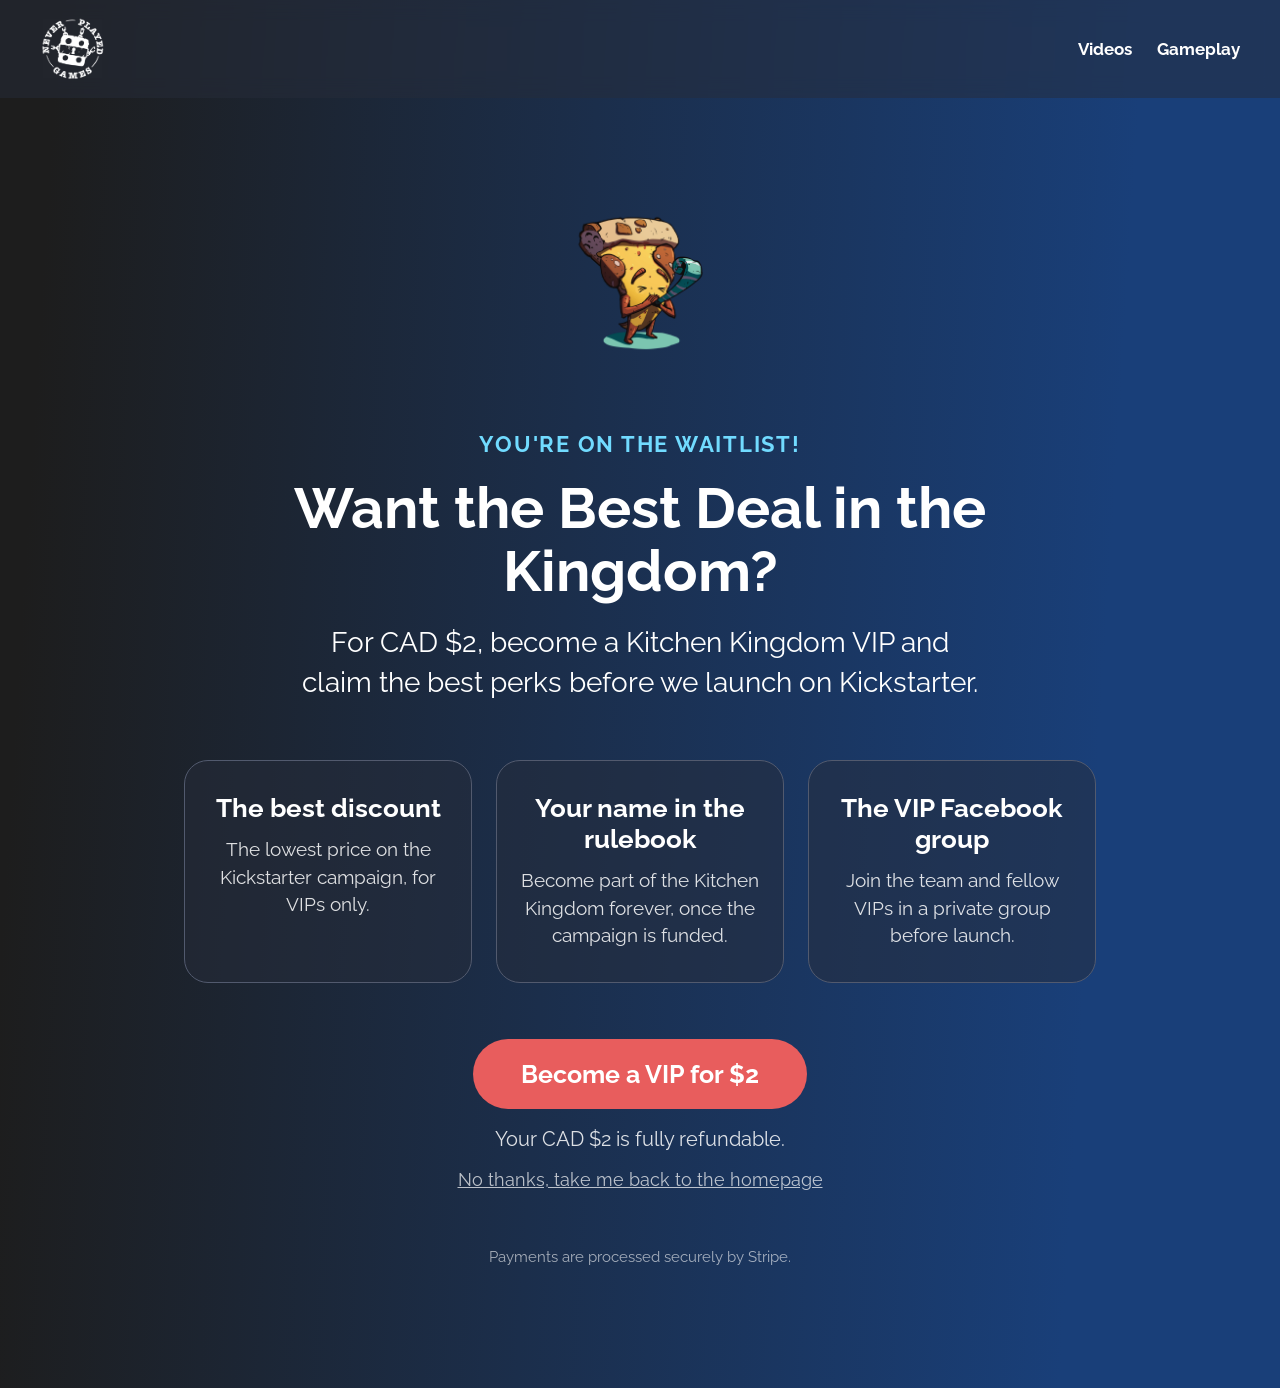
<file: become-vip.html>
<!DOCTYPE html>
<html lang="en">

<head>
    <!-- Google Tag Manager -->
    <script>(function (w, d, s, l, i) {
            w[l] = w[l] || []; w[l].push({
                'gtm.start':
                    new Date().getTime(), event: 'gtm.js'
            }); var f = d.getElementsByTagName(s)[0],
                j = d.createElement(s), dl = l != 'dataLayer' ? '&l=' + l : ''; j.async = true; j.src =
                    'https://www.googletagmanager.com/gtm.js?id=' + i + dl; f.parentNode.insertBefore(j, f);
        })(window, document, 'script', 'dataLayer', 'GTM-WVMF9MDQ');</script>
    <!-- End Google Tag Manager -->
    <meta charset="UTF-8">
    <meta name="viewport" content="width=device-width, initial-scale=1.0">
    <!-- Post-signup thank-you page: keep it out of search results -->
    <meta name="robots" content="noindex">
    <title>Become a VIP | Kitchen Kingdom</title>
    <meta name="description"
        content="You're on the Kitchen Kingdom waitlist. For $2, unlock the best discount on the Kickstarter campaign, the private VIP Facebook group and your name in the rulebook.">
    <link rel="preconnect" href="https://fonts.googleapis.com">
    <link rel="preconnect" href="https://fonts.gstatic.com" crossorigin>
    <link href="https://fonts.googleapis.com/css2?family=Raleway:ital,wght@0,300;0,400;0,700;1,400;1,700&display=swap"
        rel="stylesheet">
    <link rel="icon" href="assets/fav_icon.svg" type="image/svg+xml">
    <link rel="stylesheet" href="style.css">

    <!-- Stripe Buy Button: uncomment together with the <stripe-buy-button> block below -->
    <!-- <script async src="https://js.stripe.com/v3/buy-button.js"></script> -->
</head>

<body>

    <!-- Google Tag Manager (noscript) -->
    <noscript><iframe src="https://www.googletagmanager.com/ns.html?id=GTM-WVMF9MDQ" height="0" width="0"
            title="Google Tag Manager" style="display:none;visibility:hidden"></iframe></noscript>
    <!-- End Google Tag Manager (noscript) -->

    <!-- ── NAVBAR ─────────────────────────────────────────── -->
    <nav class="navbar">
        <div class="nav-logo">
            <a href="index.html"><img src="assets/logo.webp" alt="Kitchen Kingdom logo"></a>
        </div>
        <ul class="nav-links">
            <li><a href="index.html#trailer">Videos</a></li>
            <li><a href="index.html#gameplay">Gameplay</a></li>
        </ul>
    </nav>

    <main class="vip-page" id="vip">

        <!-- ── OFFER (default state) ─────────────────────── -->
        <div class="vip-offer vip-intro">
            <img class="vip-character" src="assets/char-pizza.webp" alt="Party Pizza cheering">
            <p class="vip-pre">YOU'RE ON THE WAITLIST!</p>
            <h1 class="section-heading">Want the Best Deal in the Kingdom?</h1>
            <p class="section-body">For CAD $2, become a Kitchen Kingdom VIP and claim the best perks before we launch on
                Kickstarter.</p>
        </div>

        <ul class="vip-offer vip-perks">
            <li class="vip-perk">
                <h2>The best discount</h2>
                <p>The lowest price on the Kickstarter campaign, for VIPs only.</p>
            </li>
            <li class="vip-perk">
                <h2>Your name in the rulebook</h2>
                <p>Become part of the Kitchen Kingdom forever, once the campaign is funded.</p>
            </li>
            <li class="vip-perk">
                <h2>The VIP Facebook group</h2>
                <p>Join the team and fellow VIPs in a private group before launch.</p>
            </li>
        </ul>

        <div class="vip-offer vip-checkout">
            <!--
                Stripe Buy Button: once created in the Dashboard, uncomment this block and the
                buy-button.js script in <head>, then remove the fallback link below.
            <stripe-buy-button
                buy-button-id="buy_btn_REPLACE_ME"
                publishable-key="pk_test_REPLACE_ME">
            </stripe-buy-button>
            -->

            <!-- Stripe Payment Link (LIVE, plink_1UfrdTPH4I1weWzSRL1D6Cwx).
                 Sandbox test link for local testing: https://buy.stripe.com/test_5kQ14p5HMcuK2nV5UYdwc00 -->
            <a class="btn-primary" id="vip-buy" href="https://buy.stripe.com/fZu3cxb2n3HM3wqchP0x200">Become a
                VIP for $2</a>
            <p class="vip-refund">Your CAD $2 is fully refundable.</p>
            <a class="vip-skip" href="index.html">No thanks, take me back to the homepage</a>
        </div>

        <!-- ── SUCCESS (shown when Stripe redirects back with ?vip=success) ── -->
        <div class="vip-success vip-intro" role="status">
            <div class="vip-paparazzi" id="vip-paparazzi">
                <img class="vip-character" src="assets/Popular_Pop.webp"
                    alt="Popular Pop, a soda can in a suit and sunglasses, looking like a true VIP">
            </div>
            <p class="vip-pre">PAYMENT RECEIVED</p>
            <h1 class="section-heading">All Hail the New VIP!</h1>
            <p class="section-body">You're in. Keep an eye on your inbox: we'll email you your VIP Facebook group invite
                and everything you need for launch day.</p>
            <a class="btn-primary" href="index.html">Back to the Kingdom</a>
        </div>

        <p class="vip-offer vip-fineprint">
            Payments are processed securely by Stripe.</p>

    </main>

    <script>
        var reduceMotion = window.matchMedia('(prefers-reduced-motion: reduce)').matches;

        // Stripe redirects here with ?vip=success after a completed payment.
        if (new URLSearchParams(window.location.search).get('vip') === 'success') {
            document.getElementById('vip').classList.add('is-vip');
            (window.dataLayer = window.dataLayer || []).push({ event: 'vip_purchase' });
            startPhotoShoot();
        } else {
            launchConfetti();
        }

        // Paparazzi camera flashes around Popular Pop on the success state.
        function startPhotoShoot() {
            if (reduceMotion) return;

            var stage = document.getElementById('vip-paparazzi');
            var shots = 0;
            var totalShots = 18;

            function shoot() {
                var flash = document.createElement('span');
                var angle = Math.random() * Math.PI * 2;
                var distance = 42 + Math.random() * 20; // % from the centre, so flashes ring the character
                flash.className = 'vip-flash';
                flash.setAttribute('aria-hidden', 'true');
                flash.style.left = 50 + Math.cos(angle) * distance + '%';
                flash.style.top = 50 + Math.sin(angle) * distance + '%';
                flash.style.setProperty('--size', 36 + Math.random() * 44 + 'px');
                flash.addEventListener('animationend', function () { flash.remove(); });
                stage.appendChild(flash);

                // Restart the "lit by the flash" glow on the character.
                stage.classList.remove('is-snapped');
                void stage.offsetWidth;
                stage.classList.add('is-snapped');

                shots++;
                if (shots < totalShots) {
                    // Mix of rapid-fire bursts and short pauses, like a crowd of photographers.
                    setTimeout(shoot, Math.random() < 0.4 ? 90 + Math.random() * 80 : 250 + Math.random() * 450);
                }
            }

            setTimeout(shoot, 400);
        }

        function launchConfetti() {
            if (reduceMotion) return;

            // Kitchen Kingdom mechanic colours
            var colors = ['#71DBFF', '#E04848', '#F4D03F', '#0E8F6C', '#B891F2', '#E67E0F', '#C2378A', '#2F4FC4'];
            var container = document.createElement('div');
            container.className = 'vip-confetti';
            container.setAttribute('aria-hidden', 'true');

            for (var i = 0; i < 150; i++) {
                var piece = document.createElement('span');
                var size = 6 + Math.random() * 8;
                piece.style.left = Math.random() * 100 + '%';
                piece.style.width = size + 'px';
                piece.style.height = size * (Math.random() < 0.5 ? 1 : 1.6) + 'px';
                piece.style.background = colors[Math.floor(Math.random() * colors.length)];
                piece.style.borderRadius = Math.random() < 0.3 ? '50%' : '2px';
                piece.style.animationDuration = 3 + Math.random() * 3 + 's';
                piece.style.animationDelay = Math.random() * 2.5 + 's';
                piece.style.setProperty('--drift', (Math.random() * 200 - 100) + 'px');
                piece.style.setProperty('--spin', (Math.random() * 1080 - 540) + 'deg');
                container.appendChild(piece);
            }

            document.body.appendChild(container);
            setTimeout(function () { container.remove(); }, 9000);
        }
    </script>

</body>

</html>
</file>
<file: style.css>
@font-face {
  font-family: 'Kitchenkingdomiconsv2';
  src: url('assets/Kitchenkingdomiconsv2-Regular.ttf') format('truetype');
  font-weight: normal;
  font-style: normal;
}

.kk-icon {
  font-family: 'Kitchenkingdomiconsv2', sans-serif;
  font-style: normal;
  font-weight: normal;
}

*,
*::before,
*::after {
  box-sizing: border-box;
  margin: 0;
  padding: 0;
}

:root {
  --red: #e85d5d;
  --purple: #9b6fd6;
  --orange: #f59e42;
  --green: #4caf8e;
  --blue: #52a5d8;
  --dark-blue: #5b7bc9;
  --pink: #e066ad;
  --bean: #bf9262;
  --nav-bg: rgba(38, 45, 58, 0.5);
  --nav-border: #525a6e;
}

html {
  scroll-behavior: smooth;
  scroll-padding-top: 100px;
}

body {
  background: linear-gradient(93.54deg, rgb(29, 29, 29) 4.35%, rgb(25, 63, 121) 83.88%);
  font-family: 'Raleway', sans-serif;
  color: white;
  overflow-x: hidden;
  min-height: 100vh;
}

/* ─── NAVBAR ─────────────────────────────────────────── */
.navbar {
  position: fixed;
  top: 0;
  left: 0;
  right: 0;
  z-index: 1000;
  background: var(--nav-bg);
  backdrop-filter: blur(10px);
  -webkit-backdrop-filter: blur(10px);
  display: flex;
  align-items: center;
  justify-content: space-between;
  padding: 16px 40px;
}

.nav-logo {
  width: 66px;
  height: 66px;
  flex-shrink: 0;
}

.nav-logo img {
  width: 66px;
  height: 66px;
  object-fit: contain;
  filter: brightness(0) invert(1);
}

.nav-links {
  display: flex;
  align-items: center;
  gap: 25px;
  list-style: none;
}

.nav-links li {
  display: flex;
  align-items: center;
}

.nav-links a {
  color: white;
  text-decoration: none;
  font-weight: 700;
  font-size: 17px;
  cursor: pointer;
}

.nav-links a:hover {
  opacity: 0.8;
}

.nav-cta {
  display: inline-flex;
  align-items: center;
  justify-content: center;
  text-decoration: none;
  background: var(--red);
  color: white;
  font-family: 'Raleway', sans-serif;
  font-weight: 700;
  font-size: 17px;
  border: none;
  border-radius: 100px;
  width: 176px;
  height: 54px;
  cursor: pointer;
}

.nav-cta:hover {
  opacity: 0.9;
}

.nav-social {
  display: inline-flex;
  align-items: center;
  justify-content: center;
  width: 24px;
  height: 24px;
  opacity: 0.85;
  transition: opacity 0.2s ease;
}

.nav-social:hover {
  opacity: 1;
}

.nav-social img {
  width: 100%;
  height: 100%;
  object-fit: contain;
}

/* ─── BUTTON SQUASH & STRETCH ─────────────────────────── */
@keyframes btn-squish {
  0% {
    transform: scaleX(1) scaleY(1);
  }

  18% {
    transform: scaleX(1.3) scaleY(0.7);
  }

  42% {
    transform: scaleX(0.9) scaleY(1.12);
  }

  62% {
    transform: scaleX(1.07) scaleY(0.95);
  }

  80% {
    transform: scaleX(0.98) scaleY(1.02);
  }

  100% {
    transform: scaleX(1) scaleY(1);
  }
}

.btn-primary,
.btn-secondary,
.nav-cta {
  will-change: transform;
  transition: transform 0.2s ease;
}

.btn-primary:not(:disabled):hover,
.btn-secondary:not(:disabled):hover,
.nav-cta:not(:disabled):hover {
  animation: btn-squish 0.35s ease forwards;
}

.btn-primary:active,
.btn-secondary:active,
.nav-cta:active {
  animation: none;
  transform: scaleX(1.15) scaleY(0.82);
  transition-duration: 0.08s;
}

/* ─── PAGE ────────────────────────────────────────────── */
.page {
  display: flex;
  flex-direction: column;
  align-items: center;
  gap: 240px;
  padding-bottom: 160px;
  width: 1512px;
  margin-left: auto;
  margin-right: auto;
}

/* ─── HERO ────────────────────────────────────────────── */
.hero {
  position: relative;
  width: 100vw;
  height: 986px;
  overflow: hidden;
}

.hero-bg {
  position: absolute;
  inset: 0;
  pointer-events: none;
}

.hero-bg img {
  width: 100%;
  height: 100%;
  object-fit: cover;
  object-position: center top;
  display: block;
}

.hero-pre {
  position: absolute;
  left: 66px;
  top: 488px;
  font-size: 38px;
  font-weight: 700;
  line-height: normal;
  white-space: nowrap;
  text-shadow: 0 2px 10px rgba(0, 0, 0, 0.7);
}

.hero-title1 {
  position: absolute;
  left: 66px;
  top: 548px;
  font-size: 73px;
  font-weight: 700;
  line-height: normal;
  white-space: nowrap;
  text-shadow: 0 2px 10px rgba(0, 0, 0, 0.7);
}

.hero-title2 {
  position: absolute;
  left: 66px;
  top: 626px;
  font-size: 73px;
  font-weight: 700;
  line-height: normal;
  white-space: nowrap;
  text-shadow: 0 2px 10px rgba(0, 0, 0, 0.7);
}

.hero-buttons {
  position: absolute;
  left: 66px;
  top: 761px;
  display: flex;
  gap: 21px;
}

.btn-primary {
  display: inline-flex;
  align-items: center;
  justify-content: center;
  text-decoration: none;
  background: var(--red);
  color: white;
  font-family: 'Raleway', sans-serif;
  font-weight: 700;
  font-size: 25px;
  border: none;
  border-radius: 100px;
  width: 233px;
  height: 70px;
  cursor: pointer;
}

.btn-secondary {
  display: inline-flex;
  align-items: center;
  justify-content: center;
  text-decoration: none;
  background: rgba(38, 45, 58, 0.5);
  color: white;
  font-family: 'Raleway', sans-serif;
  font-weight: 700;
  font-size: 25px;
  border: 1px solid var(--nav-border);
  border-radius: 100px;
  width: 233px;
  height: 70px;
  cursor: pointer;
}

@keyframes spin-slow {
  from {
    transform: rotate(0deg);
  }

  to {
    transform: rotate(360deg);
  }
}

.hero-badge {
  position: absolute;
  right: 64px;
  top: 687px;
  width: 122px;
  height: 136px;
}

.hero-badge img {
  width: 100%;
  height: 100%;
  object-fit: contain;
  filter: drop-shadow(0 8px 24px rgba(0, 0, 0, 0.55));
  animation: spin-slow 240s linear infinite;
}

/* ─── GAME INFO ───────────────────────────────────────── */
.game-info {
  position: relative;
  width: 1394px;
  height: 750px;
  flex-shrink: 0;
}

.game-description {
  position: absolute;
  left: 0;
  top: 0;
  width: 820px;
  font-size: 28px;
  font-weight: 400;
  line-height: 1.45;
}

.game-description p + p {
  margin-top: 1em;
}

.game-thief {
  position: absolute;
  left: 827px;
  top: 0;
  width: 567px;
  height: 463px;
  overflow: hidden;
}

.game-thief img {
  position: absolute;
  width: 105.25%;
  height: 179.87%;
  left: -5.17%;
  top: -41.18%;
  max-width: none;
}

.characters-group {
  position: absolute;
  left: 2px;
  top: 338px;
  width: 737px;
  height: 400px;
}

.char {
  position: absolute;
  overflow: hidden;
}

.char img {
  position: absolute;
  max-width: none;
}

.char-yogurt {
  left: 0;
  top: 0;
  width: 260px;
  height: 309px;
}

.char-yogurt img {
  width: 103.08%;
  height: 121.54%;
  left: -4%;
  top: 0;
}

.char-eggplant {
  left: 247px;
  top: 5px;
  width: 261px;
  height: 314px;
}

.char-eggplant img {
  width: 95.4%;
  height: 112.48%;
  left: -3.69%;
  top: -6.33%;
}

.char-pizza {
  left: 505px;
  top: 43px;
  width: 232px;
  height: 271px;
}

.char-pizza img {
  width: 108.51%;
  height: 127.95%;
  left: -6%;
  top: -6.6%;
}

.stat-item {
  position: absolute;
  top: 309px;
  text-align: center;
}

.stat-item .lbl {
  font-size: 28px;
  font-weight: 400;
  display: block;
}

.stat-item .val {
  font-size: 28px;
  font-weight: 700;
  display: block;
}

.stat-age {
  left: 99px;
}

.stat-duration {
  left: 227px;
}

.stat-players {
  left: 569px;
}

/* ─── SCREENSHOT ──────────────────────────────────────── */
.screenshot {
  width: 1382px;
  height: 777px;
  overflow: hidden;
  flex-shrink: 0;
}

.screenshot img {
  width: 100%;
  height: 100%;
  object-fit: cover;
  display: block;
}

#trailer {
  height: auto;
  overflow: visible;
  display: flex;
  flex-direction: column;
  align-items: center;
}

#trailer video {
  width: auto;
  max-width: 100%;
  height: 600px;
  aspect-ratio: 9 / 16;
}

.video-row {
  display: flex;
  flex-wrap: wrap;
  justify-content: center;
  align-items: flex-start;
  gap: 40px;
  width: 100%;
}

.video-col {
  display: flex;
  flex-direction: column;
  align-items: center;
  flex: 1 1 340px;
  max-width: 400px;
}

@media (min-width: 768px) {
  .video-row--playthrough {
    margin-top: 20px;
  }
}

/* Instagram sets its own inline white background once an embed successfully
   renders (marking the element with this class) — override it so the embed
   blends with the page. The unrendered .instagram-media fallback card keeps
   its inline white background so it still reads correctly if the embed fails
   to load. */
.instagram-media-rendered,
.instagram-media-rendered iframe {
  background: transparent !important;
}

/* ─── TESTIMONIALS ────────────────────────────────────── */
.testimonials {
  position: relative;
  width: 1373px;
  height: auto;
  flex-shrink: 0;
}

.t1 {
  position: absolute;
  left: 0;
  top: 0;
  width: 878px;
}

.t2 {
  position: absolute;
  left: 495px;
  top: 148px;
  width: 878px;
}

.t3 {
  position: absolute;
  left: 0;
  top: 363px;
  width: 615px;
}

/* Stays in normal flow below the hand-placed t1–t3 so the section grows to fit */
.t4 {
  margin-top: 600px;
  margin-left: 495px;
  width: 878px;
}

.t-quote {
  font-size: 57px;
  font-weight: 700;
  font-style: italic;
  line-height: 1.1;
}

.t-author {
  font-size: 28px;
  font-weight: 400;
  margin-top: 8px;
}

/* Long quote — smaller type so it reads as a paragraph */
.t4 .t-quote {
  font-size: 36px;
}

/* ─── SHARED SECTION STYLES ───────────────────────────── */
.section-heading {
  font-size: 57px;
  font-weight: 700;
  line-height: 1.1;
}

.section-body {
  font-size: 28px;
  font-weight: 400;
  line-height: 1.45;
}

.section-body a {
  color: inherit;
  text-decoration: underline;
  transition: color 0.2s;
}

.section-body a:hover {
  color: #ccc;
}

.section-body ol {
  margin-left: 42px;
}

.section-body li {
  margin-bottom: 8px;
}

/* ─── WAITLIST FORM ───────────────────────────────────── */
.waitlist-section {
  display: flex;
  flex-direction: column;
  align-items: center;
  gap: 24px;
  width: 600px;
  position: relative;
}

@keyframes giveaway-shake {
  0%, 100% { transform: translateY(-50%) rotate(-2deg); }
  50%       { transform: translateY(-50%) rotate(2deg); }
}

.giveaway-img {
  position: absolute;
  left: 100%;
  top: 0;
  transform-origin: center bottom;
  width: calc((100vw - 600px) / 2);
  animation: giveaway-shake 4s ease-in-out infinite;
}

.waitlist-section .section-heading,
.waitlist-section .section-body {
  text-align: center;
  text-wrap: balance;
}

.waitlist-section .section-body {
  font-size: 22px;
  opacity: 0.8;
}

/* Full-width wrappers */
#mc-waitlist .form-container,
#mc-waitlist .emailoctopus-form-wrapper {
  width: 100% !important;
}

/* Remove EO's inline margin-top */
#mc-waitlist .emailoctopus-form-wrapper {
  margin-top: 0 !important;
}

/* Main form: flex column with gap between fields and button */
#mc-waitlist .emailoctopus-form .main-form {
  display: flex !important;
  flex-direction: column !important;
  gap: 16px !important;
}

/* Field rows: stack label above input, remove Bootstrap mb-2 */
#mc-waitlist .emailoctopus-form-row {
  display: flex !important;
  flex-direction: column !important;
  margin-bottom: 0 !important;
}

/* Labels */
#mc-waitlist .emailoctopus-form-row label {
  font-family: 'Raleway', sans-serif !important;
  font-size: 16px !important;
  font-weight: 700 !important;
  color: white !important;
  margin-bottom: 0 !important;
}

/* Inputs */
#mc-waitlist .emailoctopus-form-row input.form-control,
#mc-waitlist .emailoctopus-form-row input.form-control:focus,
#mc-waitlist .emailoctopus-form-row input.form-control:active {
  box-sizing: border-box !important;
  background: rgba(38, 45, 58, 0.6) !important;
  border-width: 1px !important;
  border-style: solid !important;
  border-color: var(--nav-border) !important;
  border-radius: 12px !important;
  color: white !important;
  font-family: 'Raleway', sans-serif !important;
  font-size: 16px !important;
  padding: 14px 20px !important;
  margin: 0 !important;
  height: auto !important;
  width: 100% !important;
  outline: none !important;
  box-shadow: none !important;
  transform: none !important;
  position: static !important;
  transition: border-color 0.2s !important;
}

#mc-waitlist .emailoctopus-form-row input.form-control:focus {
  border-color: var(--red) !important;
}

#mc-waitlist .emailoctopus-form-row input.form-control::placeholder {
  color: rgba(255, 255, 255, 0.4) !important;
}

/* Consent row */
#mc-waitlist .emailoctopus-form-row-consent {
  display: flex !important;
  flex-direction: row !important;
  justify-content: flex-start !important;
  align-items: center !important;
  gap: 8px !important;
  width: 100% !important;
  padding: 0 !important;
  margin: 0 !important;
  text-align: left !important;
}

#mc-waitlist .emailoctopus-form-row-consent label {
  font-family: 'Raleway', sans-serif !important;
  font-size: 16px !important;
}

/* Submit button */
#mc-waitlist .emailoctopus-form input[type="submit"] {
  display: block !important;
  width: 100% !important;
  height: 60px !important;
  margin: 0 !important;
  padding: 0 !important;
  background: var(--red) !important;
  color: white !important;
  font-family: 'Raleway', sans-serif !important;
  font-weight: 700 !important;
  font-size: 20px !important;
  border: none !important;
  border-radius: 100px !important;
  cursor: pointer !important;
  transition: opacity 0.2s, background 0.3s !important;
  box-shadow: none !important;
}

#mc-waitlist .emailoctopus-form input[type="submit"]:not(:disabled):hover {
  opacity: 0.9;
}

#mc-waitlist .emailoctopus-form input[type="submit"]:disabled {
  background: #e85d5d8a !important;
  cursor: not-allowed !important;
  opacity: 1 !important;
}

/* Success / error messages — hide when empty */
#mc-waitlist .emailoctopus-success-message:empty,
#mc-waitlist .emailoctopus-error-message:empty {
  display: none;
}

#mc-waitlist .emailoctopus-success-message,
#mc-waitlist .emailoctopus-error-message {
  font-family: 'Raleway', sans-serif !important;
  font-size: 15px !important;
  padding: 12px 16px !important;
  border-radius: 8px !important;
  margin-bottom: 8px !important;
}

#mc-waitlist .emailoctopus-success-message {
  color: var(--green) !important;
  background: rgba(76, 175, 142, 0.12) !important;
}

#mc-waitlist .emailoctopus-error-message {
  color: var(--red) !important;
  background: rgba(232, 93, 93, 0.12) !important;
}

#mc-waitlist .emailoctopus-is-hidden {
  display: none !important;
}

.feature-row {
  width: 1404px;
  display: flex;
  align-items: center;
  justify-content: space-between;
  flex-shrink: 0;
}

.feature-text {
  width: 726px;
  display: flex;
  flex-direction: column;
  gap: 40px;
  flex-shrink: 0;
}

.text-center {
  display: none;
}

/* ─── STORY ───────────────────────────────────────────── */
.story {
  width: 1349px;
  display: flex;
  align-items: flex-start;
  justify-content: space-between;
  flex-shrink: 0;
}

.story-text {
  width: 726px;
  display: flex;
  flex-direction: column;
  gap: 40px;
}

.story-photos {
  position: relative;
  width: 520px;
  height: 800px;
  flex-shrink: 0;
  margin: 0 auto;
}

.photo {
  position: absolute;
  border-radius: 2px;
  box-shadow: 0 18px 18px rgba(0, 0, 0, 0.25);
  overflow: hidden;
}

.photo img {
  position: absolute;
  max-width: none;
}

.photo-w1 {
  left: 9px;
  top: 0;
  width: 485px;
  height: 340px;
  transform: rotate(-4.38deg);
}

.photo-w2 {
  left: 0;
  top: 300px;
  width: 240px;
  height: 240px;
  transform: rotate(-5.62deg);
}

.photo-w3 {
  left: 260px;
  top: 330px;
  width: 240px;
  height: 240px;
  transform: rotate(7deg);
}

.photo-w4 {
  left: 120px;
  top: 520px;
  width: 280px;
  height: 280px;
  transform: rotate(-2.5deg);
}

.photo-w1 img,
.photo-w2 img,
.photo-w3 img,
.photo-w4 img {
  width: 100%;
  height: 100%;
  object-fit: cover;
}

/* ─── CARD STACKS ─────────────────────────────────────── */
.cards-stack {
  position: relative;
  flex-shrink: 0;
}

.game-card {
  position: absolute;
  box-shadow: 0 8px 18px rgba(0, 0, 0, 0.25);
  overflow: hidden;
}

.game-card img {
  width: 100%;
  height: 100%;
  object-fit: cover;
  display: block;
}

/* Action cards */
.ac-stack {
  width: 642px;
  height: 438px;
  /* translate offsets used to collapse cards into a stack before fanning */
  --ac1-tx: 132px;
  --ac1-ty: -30px;
  --ac3-tx: -133px;
  --ac3-ty: 10px;
}

.game-card.ac {
  width: 265px;
  height: 369px;
}

/* default: stacked (all cards centred on ac2's position) */
.ac1 {
  left: 0;
  top: 40px;
  transform: translate(var(--ac1-tx), var(--ac1-ty)) rotate(0deg);
}

.ac2 {
  left: 132px;
  top: 10px;
  transform: rotate(0deg);
}

.ac3 {
  left: 265px;
  top: 0;
  transform: translate(var(--ac3-tx), var(--ac3-ty)) rotate(0deg);
}

/* fan keyframes */
@keyframes ac1-fan {
  from {
    transform: translate(var(--ac1-tx), var(--ac1-ty)) rotate(0deg);
  }

  to {
    transform: rotate(-5.31deg);
  }
}

@keyframes ac2-fan {
  from {
    transform: rotate(0deg);
  }

  to {
    transform: rotate(6.18deg);
  }
}

@keyframes ac3-fan {
  from {
    transform: translate(var(--ac3-tx), var(--ac3-ty)) rotate(0deg);
  }

  to {
    transform: rotate(20.4deg);
  }
}

.ac-stack.fanned .ac1 {
  animation: ac1-fan 0.55s cubic-bezier(0.34, 1.45, 0.64, 1) both;
}

.ac-stack.fanned .ac2 {
  animation: ac2-fan 0.55s cubic-bezier(0.34, 1.45, 0.64, 1) 0.08s both;
}

.ac-stack.fanned .ac3 {
  animation: ac3-fan 0.55s cubic-bezier(0.34, 1.45, 0.64, 1) 0.16s both;
}

/* Event cards */
.ev-stack {
  width: 490px;
  height: 430px;
  --ev2-tx: -138px;
  --ev2-ty: 34px;
}

.game-card.ev {
  width: 272px;
  height: 378px;
}

.ev1 {
  left: 0;
  top: 34px;
  transform: rotate(0deg);
}

.ev2 {
  left: 138px;
  top: 0;
  transform: translate(var(--ev2-tx), var(--ev2-ty)) rotate(0deg);
}

@keyframes ev1-fan {
  from {
    transform: rotate(0deg);
  }

  to {
    transform: rotate(-1.02deg);
  }
}

@keyframes ev2-fan {
  from {
    transform: translate(var(--ev2-tx), var(--ev2-ty)) rotate(0deg);
  }

  to {
    transform: rotate(13.21deg);
  }
}

.ev-stack.fanned .ev1 {
  animation: ev1-fan 0.55s cubic-bezier(0.34, 1.45, 0.64, 1) both;
}

.ev-stack.fanned .ev2 {
  animation: ev2-fan 0.55s cubic-bezier(0.34, 1.45, 0.64, 1) 0.1s both;
}

/* Upgrade cards */
.up-stack {
  width: 614px;
  height: 405px;
  --up2-tx: -313px;
  --up2-ty: 8px;
}

.game-card.up {
  width: 272px;
  height: 378px;
}

/* card-upgrade-1.webp is landscape (unlike the other portrait upgrade card).
   To keep both cards the same height without cropping up1, it gets its own
   wider box sized to its actual aspect ratio. */
.game-card.up.up1 {
  width: 531px;
  height: 378px;
}

.up1 {
  left: 0;
  top: 8px;
  transform: rotate(0deg);
}

.up2 {
  left: 313px;
  top: 0;
  transform: translate(var(--up2-tx), var(--up2-ty)) rotate(0deg);
}

@keyframes up1-fan {
  from {
    transform: rotate(0deg);
  }

  to {
    transform: rotate(-6deg);
  }
}

@keyframes up2-fan {
  from {
    transform: translate(var(--up2-tx), var(--up2-ty)) rotate(0deg);
  }

  to {
    transform: rotate(4.9deg);
  }
}

.up-stack.fanned .up1 {
  animation: up1-fan 0.55s cubic-bezier(0.34, 1.45, 0.64, 1) both;
}

.up-stack.fanned .up2 {
  animation: up2-fan 0.55s cubic-bezier(0.34, 1.45, 0.64, 1) 0.1s both;
}

/* Upgrade section only: text 33% / cards 67% width split.
   Card left offsets are shifted +205px to re-center the stack (531px wide)
   in the wider box, keeping the same relative spacing between up1/up2.
   Scoped to the fixed-width desktop layout (>1559px) so it doesn't override
   the responsive breakpoints below, which redefine these widths for
   tablet/mobile (including the single-column mobile layout). */
@media (min-width: 1560px) {
  .feature-row:has(.up-stack) .feature-text {
    width: 33%;
  }

  .feature-row:has(.up-stack) .up-stack {
    width: 67%;
  }

  .feature-row:has(.up-stack) .up1 {
    left: 205px;
  }

  .feature-row:has(.up-stack) .up2 {
    left: 718px;
  }
}

/* ─── AIM ─────────────────────────────────────────────── */
.aim-sticker-wrap {
  width: 764px;
  height: 764px;
  display: flex;
  align-items: center;
  justify-content: center;
  flex-shrink: 0;
}

.aim-sticker {
  width: 597px;
  height: 597px;
  border-radius: 20px;
  overflow: hidden;
  transform: rotate(19.7deg);
}

.aim-sticker img {
  width: 100%;
  height: 100%;
  object-fit: cover;
  display: block;
}

/* ─── FREE FOR ALL ────────────────────────────────────── */
.ffa-image {
  position: relative;
  width: 334px;
  height: 468px;
  overflow: hidden;
  flex-shrink: 0;
}

.ffa-image img {
  position: absolute;
  width: 158.9%;
  height: 158.14%;
  left: -32.81%;
  top: -26.87%;
  max-width: none;
}

/* ─── DAN DAH ─────────────────────────────────────────── */
.dan-dah-salt {
  position: relative;
  width: 452px;
  height: 621px;
  overflow: hidden;
  flex-shrink: 0;
}

.dan-dah-salt img {
  position: absolute;
  width: 178.4%;
  height: 181.37%;
  left: -36.49%;
  top: -36.92%;
  max-width: none;
}

.social-row {
  display: flex;
  gap: 40px;
  align-items: center;
}

.social-icon {
  display: block;
  width: 64px;
  height: 64px;
}

.social-icon img {
  width: 100%;
  height: 100%;
  display: block;
}

/* ═══════════════════════════════════════════════════════════
   RESPONSIVE
   ═══════════════════════════════════════════════════════════ */

/* ── Fluid page container (all screens < 1560px) ───────── */
@media (max-width: 1559px) {
  .page {
    width: 100%;
    padding-left: clamp(20px, 4vw, 80px);
    padding-right: clamp(20px, 4vw, 80px);
  }

  /* Video/screenshot fills container */
  .screenshot {
    width: 100%;
    height: auto;
  }

  .screenshot video {
    width: 100%;
    max-width: 360px;
    height: auto;
    aspect-ratio: 9 / 16;
    display: block;
  }

  /* Game info — fluid grid so the 1394px layout doesn't get clipped */
  .game-info {
    position: static;
    width: 100%;
    height: auto;
    display: grid;
    grid-template-columns: minmax(0, 1fr) auto;
    column-gap: 40px;
    row-gap: 24px;
    align-items: start;
  }

  .game-description {
    position: static;
    width: 100%;
    grid-column: 1;
    grid-row: 1;
  }

  .game-thief {
    position: relative;
    left: auto;
    top: auto;
    width: 36vw;
    height: 29.4vw;
    grid-column: 2;
    grid-row: 1 / 3;
  }

  .characters-group {
    position: relative;
    left: 0;
    top: 0;
    grid-column: 1;
    grid-row: 2;
  }

  /* Testimonials — keep the staggered look, but fluid instead of 1373px */
  .testimonials {
    position: static;
    width: 100%;
    display: flex;
    flex-direction: column;
    gap: 40px;
  }

  .t1,
  .t2,
  .t3,
  .t4 {
    position: static;
    width: 64%;
    margin: 0;
  }

  .t2,
  .t4 {
    margin-left: 36%;
  }

  /* Flex sections use full width */
  .feature-row {
    width: 100%;
  }

  .feature-text {
    width: auto;
    flex: 1 1 0;
    min-width: 0;
  }

  .story {
    width: 100%;
    gap: clamp(20px, 4vw, 80px);
  }

  .story-text {
    flex: 1 1 0;
    min-width: 0;
  }
}

/* ── Medium desktop / tablet (768px – 1200px) ──────────── */
@media (max-width: 1200px) {
  .page {
    gap: 160px;
    margin-top: 0;
  }

  /* Hero — scale down */
  .hero {
    height: 800px;
  }

  .hero-pre {
    top: 390px;
    font-size: 30px;
  }

  .hero-title1 {
    top: 430px;
    font-size: 60px;
  }

  .hero-title2 {
    top: 498px;
    font-size: 60px;
  }

  .hero-buttons {
    top: 616px;
  }

  .btn-primary,
  .btn-secondary {
    font-size: 20px;
    width: 190px;
    height: 60px;
  }

  .hero-badge {
    top: 550px;
    right: 40px;
    width: 100px;
    height: 112px;
  }

  /* Typography */
  .section-heading {
    font-size: 44px;
  }

  .section-body {
    font-size: 22px;
  }

  /* Game info — switch from pixel-absolute to two-column flex */
  .game-info {
    position: static;
    width: 100%;
    height: auto;
    display: grid;
    grid-template-columns: minmax(0, 1fr) auto;
    grid-template-rows: auto auto;
    column-gap: 40px;
    row-gap: 40px;
    align-items: start;
  }

  .game-description {
    position: static;
    width: 100%;
    font-size: 22px;
    grid-column: 1;
    grid-row: 1;
  }

  .game-thief {
    position: relative;
    left: auto;
    top: auto;
    width: clamp(240px, 30vw, 480px);
    height: clamp(196px, 24.5vw, 391px);
    grid-column: 2;
    grid-row: 1 / 3;
  }

  .characters-group {
    position: relative;
    left: 0;
    top: 0;
    width: 553px;
    height: 280px;
    grid-column: 1;
    grid-row: 2;
  }

  /* chars scaled to 75% */
  .char-yogurt {
    width: 195px;
    height: 232px;
    left: 0;
    top: 0;
  }

  .char-eggplant {
    width: 196px;
    height: 236px;
    left: 185px;
    top: 4px;
  }

  .char-pizza {
    width: 174px;
    height: 203px;
    left: 379px;
    top: 32px;
  }

  .stat-item {
    top: 232px;
  }

  .stat-age {
    left: 74px;
  }

  .stat-duration {
    left: 170px;
  }

  .stat-players {
    left: 427px;
  }

  .stat-item .lbl,
  .stat-item .val {
    font-size: 22px;
  }

  /* Testimonials — stack */
  .testimonials {
    position: static;
    width: 100%;
    height: auto;
    display: flex;
    flex-direction: column;
    gap: 56px;
  }

  .t1,
  .t2,
  .t3,
  .t4 {
    position: static;
    width: 100%;
    margin: 0;
  }

  .t-quote {
    font-size: 44px;
  }

  .t4 .t-quote {
    font-size: 30px;
  }

  .t-author {
    font-size: 22px;
  }

  /* Card stacks — scale to ~75% */
  .ac-stack {
    width: 482px;
    height: 329px;
    --ac1-tx: 99px;
    --ac1-ty: -22px;
    --ac3-tx: -100px;
    --ac3-ty: 8px;
  }

  .game-card.ac {
    width: 199px;
    height: 277px;
  }

  .ac1 {
    left: 0;
    top: 30px;
  }

  .ac2 {
    left: 99px;
    top: 8px;
  }

  .ac3 {
    left: 199px;
    top: 0;
  }

  .ev-stack {
    width: 368px;
    height: 323px;
    --ev2-tx: -104px;
    --ev2-ty: 26px;
  }

  .game-card.ev {
    width: 204px;
    height: 284px;
  }

  .ev1 {
    left: 0;
    top: 26px;
  }

  .ev2 {
    left: 104px;
    top: 0;
  }

  .up-stack {
    width: 461px;
    height: 304px;
    --up2-tx: -235px;
    --up2-ty: 6px;
  }

  .game-card.up {
    width: 204px;
    height: 284px;
  }

  .game-card.up.up1 {
    width: 398px;
    height: 284px;
  }

  .up1 {
    left: 0;
    top: 6px;
  }

  .up2 {
    left: 235px;
    top: 0;
  }

  /* Aim sticker */
  .aim-sticker-wrap {
    width: 540px;
    height: 540px;
  }

  .aim-sticker {
    width: 420px;
    height: 420px;
  }

  /* Story photos */
  .story-photos {
    width: 380px;
    height: 585px;
  }

  .photo-w1 {
    left: 7px;
    width: 354px;
    height: 248px;
  }

  .photo-w2 {
    left: 0;
    top: 219px;
    width: 175px;
    height: 175px;
  }

  .photo-w3 {
    left: 190px;
    top: 241px;
    width: 175px;
    height: 175px;
  }

  .photo-w4 {
    left: 88px;
    top: 380px;
    width: 205px;
    height: 205px;
  }

  /* FFA / Dan Dah */
  .ffa-image {
    width: 250px;
    height: 351px;
  }

  .dan-dah-salt {
    width: 340px;
    height: 467px;
  }
}

/* ── Mobile (< 768px) ──────────────────────────────────── */
@media (max-width: 767px) {

  /* Video embeds — cap YouTube iframe width so it never exceeds the viewport,
     keeping the same 16:9 aspect ratio as desktop (560x315) */
  .youtube iframe {
    max-width: 94vw;
    width: 100%;
    height: auto;
    aspect-ratio: 16 / 9;
  }

  /* Navbar */
  .navbar {
    padding: 10px 16px;
  }

  .nav-logo,
  .nav-logo img {
    width: 44px;
    height: 44px;
  }

  .nav-links {
    gap: 14px;
  }

  .nav-links a {
    font-size: 13px;
  }

  .nav-cta {
    width: 120px;
    height: 38px;
    font-size: 13px;
  }

  .nav-social {
    width: 20px;
    height: 20px;
  }

  /* Hero — reflow absolutely-positioned children into a flex column */
  .hero {
    height: auto;
    min-height: 100svh;
    display: flex;
    flex-direction: column;
    justify-content: flex-end;
    padding: 0 20px 56px;
  }

  .hero::after {
    content: '';
    position: absolute;
    inset: 0;
    background: linear-gradient(to bottom, transparent 30%, rgba(10, 14, 24, 0.75) 100%);
    pointer-events: none;
  }

  .hero-bg {
    position: absolute;
    inset: 0;
  }

  .hero-pre {
    position: relative;
    left: auto;
    top: auto;
    font-size: 16px;
    z-index: 1;
  }

  .hero-title1 {
    position: relative;
    left: auto;
    top: auto;
    font-size: 46px;
    z-index: 1;
  }

  .hero-title2 {
    position: relative;
    left: auto;
    top: auto;
    font-size: 46px;
    white-space: normal;
    z-index: 1;
  }

  .hero-buttons {
    position: relative;
    left: auto;
    top: auto;
    flex-direction: column;
    gap: 12px;
    padding-top: 24px;
    z-index: 1;
  }

  .btn-primary,
  .btn-secondary {
    width: 100%;
    font-size: 18px;
    height: 56px;
  }

  .hero-badge {
    position: absolute;
    right: 16px;
    top: 70px;
    width: 68px;
    height: 76px;
    z-index: 1;
  }

  /* Page */
  .page {
    padding-left: 20px;
    padding-right: 20px;
    gap: 80px;
    margin-top: 0;
  }

  /* Game info — single column, visual first */
  .game-info {
    position: static;
    width: 100%;
    height: auto;
    display: flex;
    flex-direction: column;
    gap: 28px;
    grid-template-columns: unset;
  }

  .game-description {
    position: static;
    width: 100%;
    font-size: 18px;
    order: 3;
  }

  .game-thief {
    position: relative;
    left: auto;
    top: auto;
    width: 260px;
    height: 210px;
    margin: 0 auto;
    order: 1;
  }

  .characters-group {
    position: relative;
    left: 0;
    top: 0;
    width: 370px;
    height: 190px;
    margin: 0 auto;
    order: 2;
  }

  /* chars at 50% */
  .char-yogurt {
    width: 130px;
    height: 155px;
    left: 0;
    top: 0;
  }

  .char-eggplant {
    width: 131px;
    height: 157px;
    left: 124px;
    top: 3px;
  }

  .char-pizza {
    width: 116px;
    height: 136px;
    left: 253px;
    top: 22px;
  }

  .stat-item {
    top: 155px;
  }

  .stat-age {
    left: 50px;
  }

  .stat-duration {
    left: 114px;
  }

  .stat-players {
    left: 284px;
  }

  .stat-item .lbl,
  .stat-item .val {
    font-size: 16px;
  }

  /* Testimonials */
  .testimonials {
    position: static;
    width: 100%;
    height: auto;
    display: flex;
    flex-direction: column;
    gap: 44px;
  }

  .t1,
  .t2,
  .t3,
  .t4 {
    position: static;
    width: 100%;
    margin: 0;
  }

  .t-quote {
    font-size: 28px;
  }

  .t4 .t-quote {
    font-size: 20px;
  }

  .t-author {
    font-size: 16px;
  }

  /* Typography */
  .section-heading {
    font-size: 32px;
  }

  .section-body {
    font-size: 17px;
  }

  /* Feature rows — single column, visual first */
  .feature-row {
    width: 100% !important;
    flex-direction: column;
    gap: 36px;
    padding-left: 0 !important;
    padding-right: 0 !important;
    align-items: flex-start !important;
  }

  .feature-text {
    width: 100%;
    gap: 24px;
  }

  /* When text comes first in the DOM, swap it to appear after the visual */
  .feature-row>.feature-text:first-child {
    order: 2;
  }

  .feature-row>.feature-text:first-child~* {
    order: 1;
  }

  /* Story — column, photos first */
  .story {
    flex-direction: column;
    gap: 36px;
  }

  .story-text {
    width: 100%;
    order: 2;
  }

  .story-photos {
    width: 100%;
    max-width: 340px;
    height: auto;
    aspect-ratio: 520 / 800;
    margin: 0 auto;
    order: 1;
  }

  .photo-w1 {
    left: 1.7%;
    top: 0;
    width: 93%;
    height: 42.5%;
  }

  .photo-w2 {
    left: 0;
    top: 37.5%;
    width: 46%;
    height: 30%;
  }

  .photo-w3 {
    left: 50%;
    top: 41%;
    width: 46%;
    height: 30%;
  }

  .photo-w4 {
    left: 23%;
    top: 65%;
    width: 54%;
    height: 35%;
  }

  /* Card stacks — ~50% scale */
  .ac-stack {
    width: 322px;
    height: 220px;
    margin: 0 auto;
    --ac1-tx: 66px;
    --ac1-ty: -15px;
    --ac3-tx: -67px;
    --ac3-ty: 5px;
  }

  .game-card.ac {
    width: 133px;
    height: 185px;
  }

  .ac1 {
    left: 0;
    top: 20px;
  }

  .ac2 {
    left: 66px;
    top: 5px;
  }

  .ac3 {
    left: 133px;
    top: 0;
  }

  .ev-stack {
    width: 246px;
    height: 216px;
    margin: 0 auto;
    --ev2-tx: -69px;
    --ev2-ty: 17px;
  }

  .game-card.ev {
    width: 136px;
    height: 189px;
  }

  .ev1 {
    left: 0;
    top: 17px;
  }

  .ev2 {
    left: 69px;
    top: 0;
  }

  .up-stack {
    width: 308px;
    height: 203px;
    margin: 0 auto;
    --up2-tx: -157px;
    --up2-ty: 4px;
  }

  .game-card.up {
    width: 136px;
    height: 189px;
  }

  .game-card.up.up1 {
    width: 266px;
    height: 189px;
  }

  .up1 {
    left: -50px;
    top: 4px;
  }

  .up2 {
    left: 207px;
    top: 0;
  }

  /* Aim sticker */
  .aim-sticker-wrap {
    width: 280px;
    height: 280px;
    margin: 0 auto;
  }

  .aim-sticker {
    width: 218px;
    height: 218px;
  }

  /* FFA / Dan Dah */
  .ffa-image {
    width: 200px;
    height: 280px;
    margin: 0 auto;
  }

  .dan-dah-salt {
    width: 226px;
    height: 311px;
    margin: 0 auto;
  }

  /* Social row */
  .social-row {
    flex-wrap: wrap;
    gap: 20px;
  }

  .social-icon {
    width: 48px;
    height: 48px;
  }

  /* Waitlist form */
  .waitlist-section {
    width: 100%;
  }

  @keyframes giveaway-shake-mobile {
    0%, 100% { transform: rotate(-27deg); }
    50%       { transform: rotate(-19deg); }
  }

  .giveaway-img {
    display: block;
    position: static;
    width: 270px;
    order: -1;
    transform-origin: center bottom;
    margin-left: 40%;
    animation: giveaway-shake-mobile 4s ease-in-out infinite;
  }

  .waitlist-section .section-body {
    font-size: 18px;
  }

  .emailoctopus-form button[type="submit"] {
    font-size: 18px;
    height: 54px;
  }
}

/* ─── SCREEN-READER ONLY ─────────────────────────────── */
.sr-only {
  position: absolute;
  width: 1px;
  height: 1px;
  padding: 0;
  margin: -1px;
  overflow: hidden;
  clip: rect(0, 0, 0, 0);
  white-space: nowrap;
  border: 0;
}

/* ─── FOCUS STYLES ────────────────────────────────────── */
a:focus-visible,
button:focus-visible,
input:focus-visible,
[tabindex]:focus-visible {
  outline: 3px solid #fff;
  outline-offset: 3px;
  border-radius: 4px;
}

.nav-cta:focus-visible,
.btn-primary:focus-visible,
.btn-secondary:focus-visible {
  outline: 3px solid #fff;
  outline-offset: 4px;
}

/* ─── COLOUR HELPERS ──────────────────────────────────── */
.c-red {
  color: var(--red);
}

.c-purple {
  color: var(--purple);
}

.c-orange {
  color: var(--orange);
}

.c-green {
  color: var(--green);
}

.c-blue {
  color: var(--blue);
}

.c-dark-blue {
  color: var(--dark-blue);
}

.c-pink {
  color: var(--pink);
}

.c-bean {
  color: var(--bean);
}

.fw-bold {
  font-weight: 700;
}
/* ─── BECOME A VIP PAGE (become-vip.html) ────────────── */
.vip-page {
  max-width: 960px;
  margin: 0 auto;
  padding: 160px 24px 120px;
  display: flex;
  flex-direction: column;
  align-items: center;
  gap: 56px;
  text-align: center;
}

.vip-intro {
  display: flex;
  flex-direction: column;
  align-items: center;
  gap: 20px;
}

.vip-pre {
  font-size: 22px;
  font-weight: 700;
  letter-spacing: 0.08em;
  color: #71DBFF;
}

.vip-intro .section-body {
  max-width: 680px;
  text-wrap: balance;
}

.vip-perks {
  list-style: none;
  display: grid;
  grid-template-columns: repeat(3, 1fr);
  gap: 24px;
  width: 100%;
}

.vip-perk {
  background: rgba(38, 45, 58, 0.5);
  border: 1px solid var(--nav-border);
  border-radius: 24px;
  padding: 32px 24px;
  display: flex;
  flex-direction: column;
  gap: 12px;
}

.vip-perk h2 {
  font-size: 26px;
  font-weight: 700;
  line-height: 1.2;
}

.vip-perk p {
  font-size: 19px;
  line-height: 1.45;
  opacity: 0.85;
}

.vip-checkout {
  display: flex;
  flex-direction: column;
  align-items: center;
  gap: 18px;
}

.vip-checkout .btn-primary,
.vip-success .btn-primary {
  width: auto;
  padding: 0 48px;
}

.vip-refund {
  font-size: 20px;
  opacity: 0.85;
}

.vip-skip {
  font-size: 18px;
  color: white;
  opacity: 0.7;
}

.vip-skip:hover {
  opacity: 1;
}

.vip-character {
  width: 180px;
  height: auto;
}

.vip-success {
  display: none;
}

.is-vip .vip-offer {
  display: none;
}

.is-vip .vip-success {
  display: flex;
}

.vip-fineprint {
  font-size: 15px;
  line-height: 1.5;
  opacity: 0.6;
  max-width: 680px;
}

@media (max-width: 800px) {
  .vip-page {
    padding: 120px 16px 80px;
    gap: 40px;
  }

  .vip-perks {
    grid-template-columns: 1fr;
  }

  .vip-pre {
    font-size: 18px;
  }

  .vip-character {
    width: 130px;
  }
}

/* Confetti on the VIP success state */
.vip-confetti {
  position: fixed;
  inset: 0;
  pointer-events: none;
  overflow: hidden;
  z-index: 999;
}

.vip-confetti span {
  position: absolute;
  top: -20px;
  opacity: 0.9;
  animation-name: vip-confetti-fall;
  animation-timing-function: linear;
  animation-fill-mode: both;
}

@keyframes vip-confetti-fall {
  from {
    transform: translate3d(0, 0, 0) rotate(0deg);
  }

  to {
    transform: translate3d(var(--drift), 110vh, 0) rotate(var(--spin));
  }
}

@media (prefers-reduced-motion: reduce) {
  .vip-confetti {
    display: none;
  }
}

/* Paparazzi camera flashes around Popular Pop on the VIP success state */
.vip-paparazzi {
  position: relative;
  display: inline-block;
}

.vip-flash {
  position: absolute;
  width: var(--size);
  height: var(--size);
  pointer-events: none;
  transform: translate(-50%, -50%) scale(0);
  animation: vip-flash 0.45s ease-out forwards;
}

/* Soft glow behind the burst */
.vip-flash::before {
  content: '';
  position: absolute;
  inset: -60%;
  border-radius: 50%;
  background: radial-gradient(circle, rgba(255, 255, 255, 0.9) 0%, rgba(113, 219, 255, 0.35) 35%, rgba(255, 255, 255, 0) 65%);
}

/* Four-point star burst */
.vip-flash::after {
  content: '';
  position: absolute;
  inset: 0;
  background: #fff;
  clip-path: polygon(50% 0%, 58% 42%, 100% 50%, 58% 58%, 50% 100%, 42% 58%, 0% 50%, 42% 42%);
}

@keyframes vip-flash {
  0% {
    transform: translate(-50%, -50%) scale(0) rotate(0deg);
    opacity: 1;
  }

  30% {
    transform: translate(-50%, -50%) scale(1) rotate(15deg);
    opacity: 1;
  }

  100% {
    transform: translate(-50%, -50%) scale(1.2) rotate(40deg);
    opacity: 0;
  }
}

/* The character lights up for a moment with each shot */
.vip-paparazzi.is-snapped .vip-character {
  animation: vip-flash-lit 0.3s ease-out;
}

@keyframes vip-flash-lit {
  from {
    filter: brightness(1.8);
  }

  to {
    filter: brightness(1);
  }
}

@media (prefers-reduced-motion: reduce) {
  .vip-flash {
    display: none;
  }

  .vip-paparazzi.is-snapped .vip-character {
    animation: none;
  }
}

/* ─── END CTA (bottom of index.html) ─────────────────── */
.end-cta {
  display: flex;
  justify-content: center;
}

.end-cta .btn-primary {
  width: auto;
  padding: 0 48px;
}
</file>
